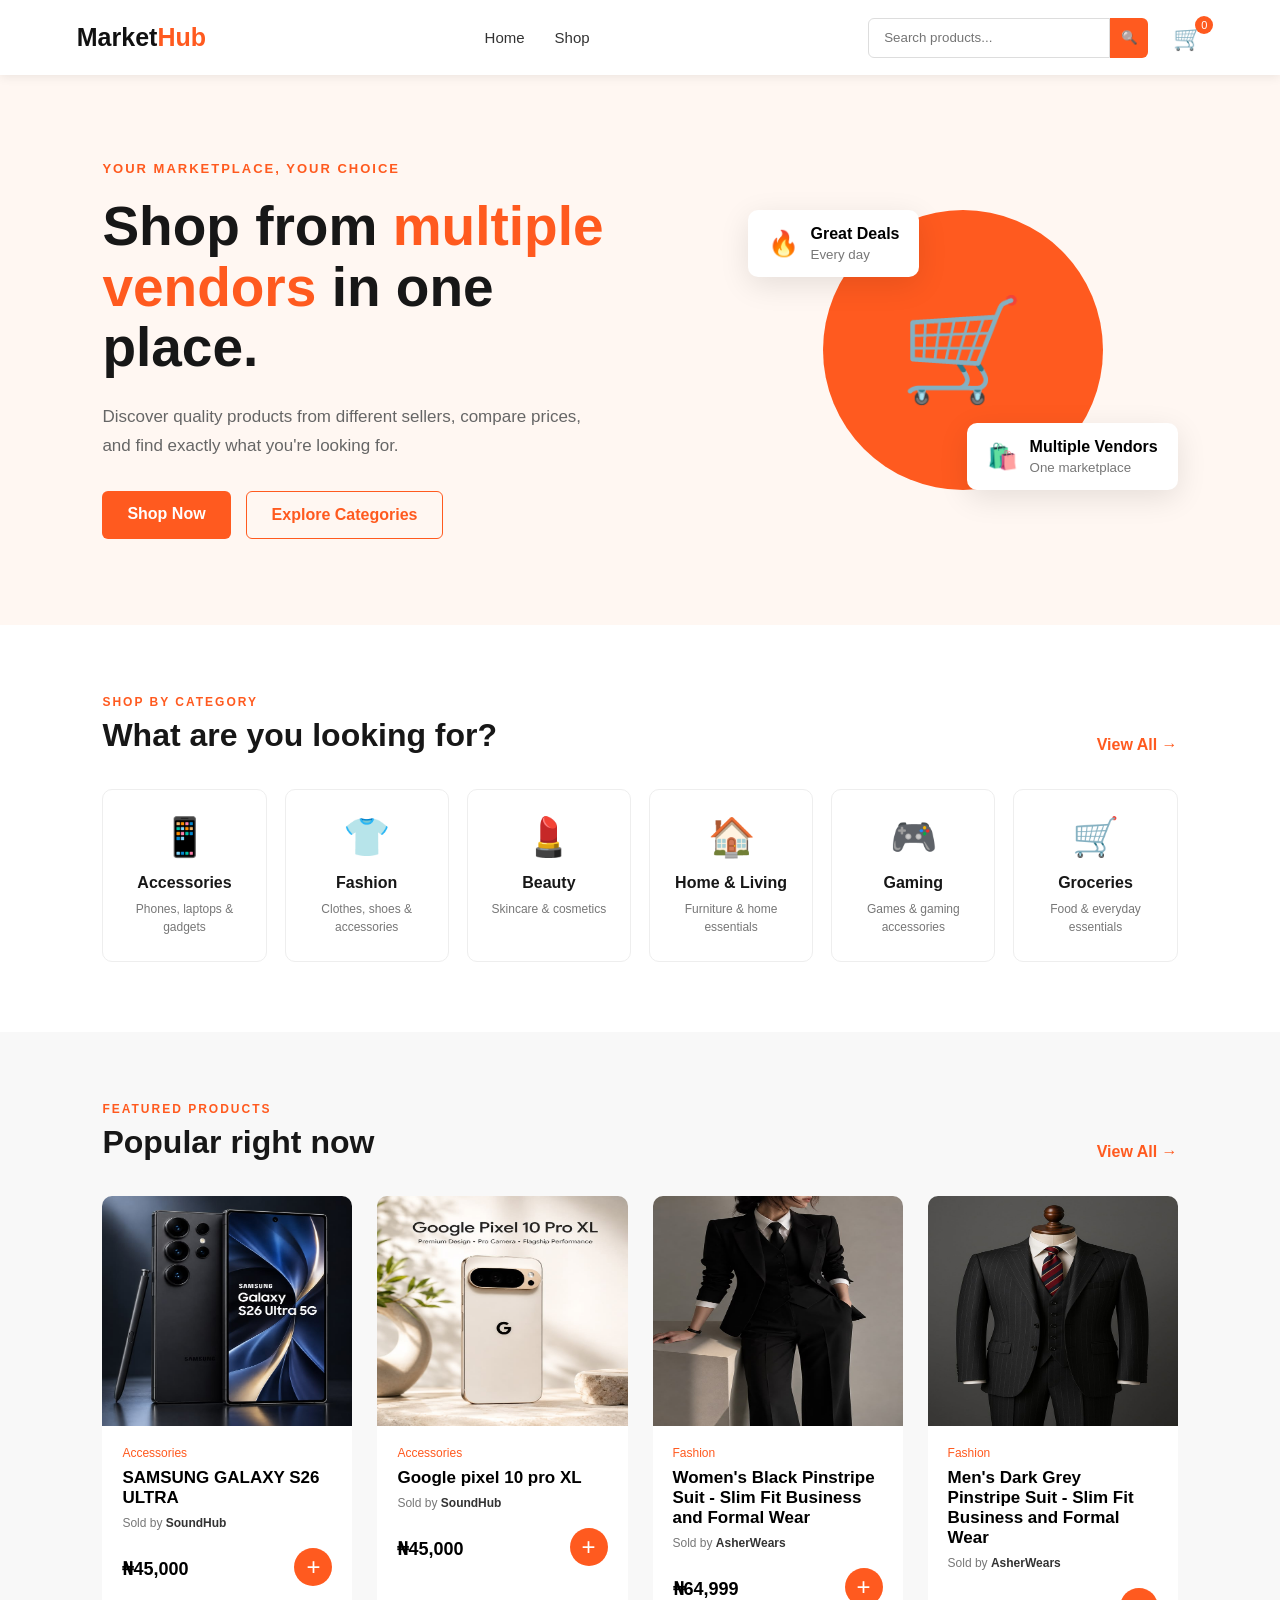
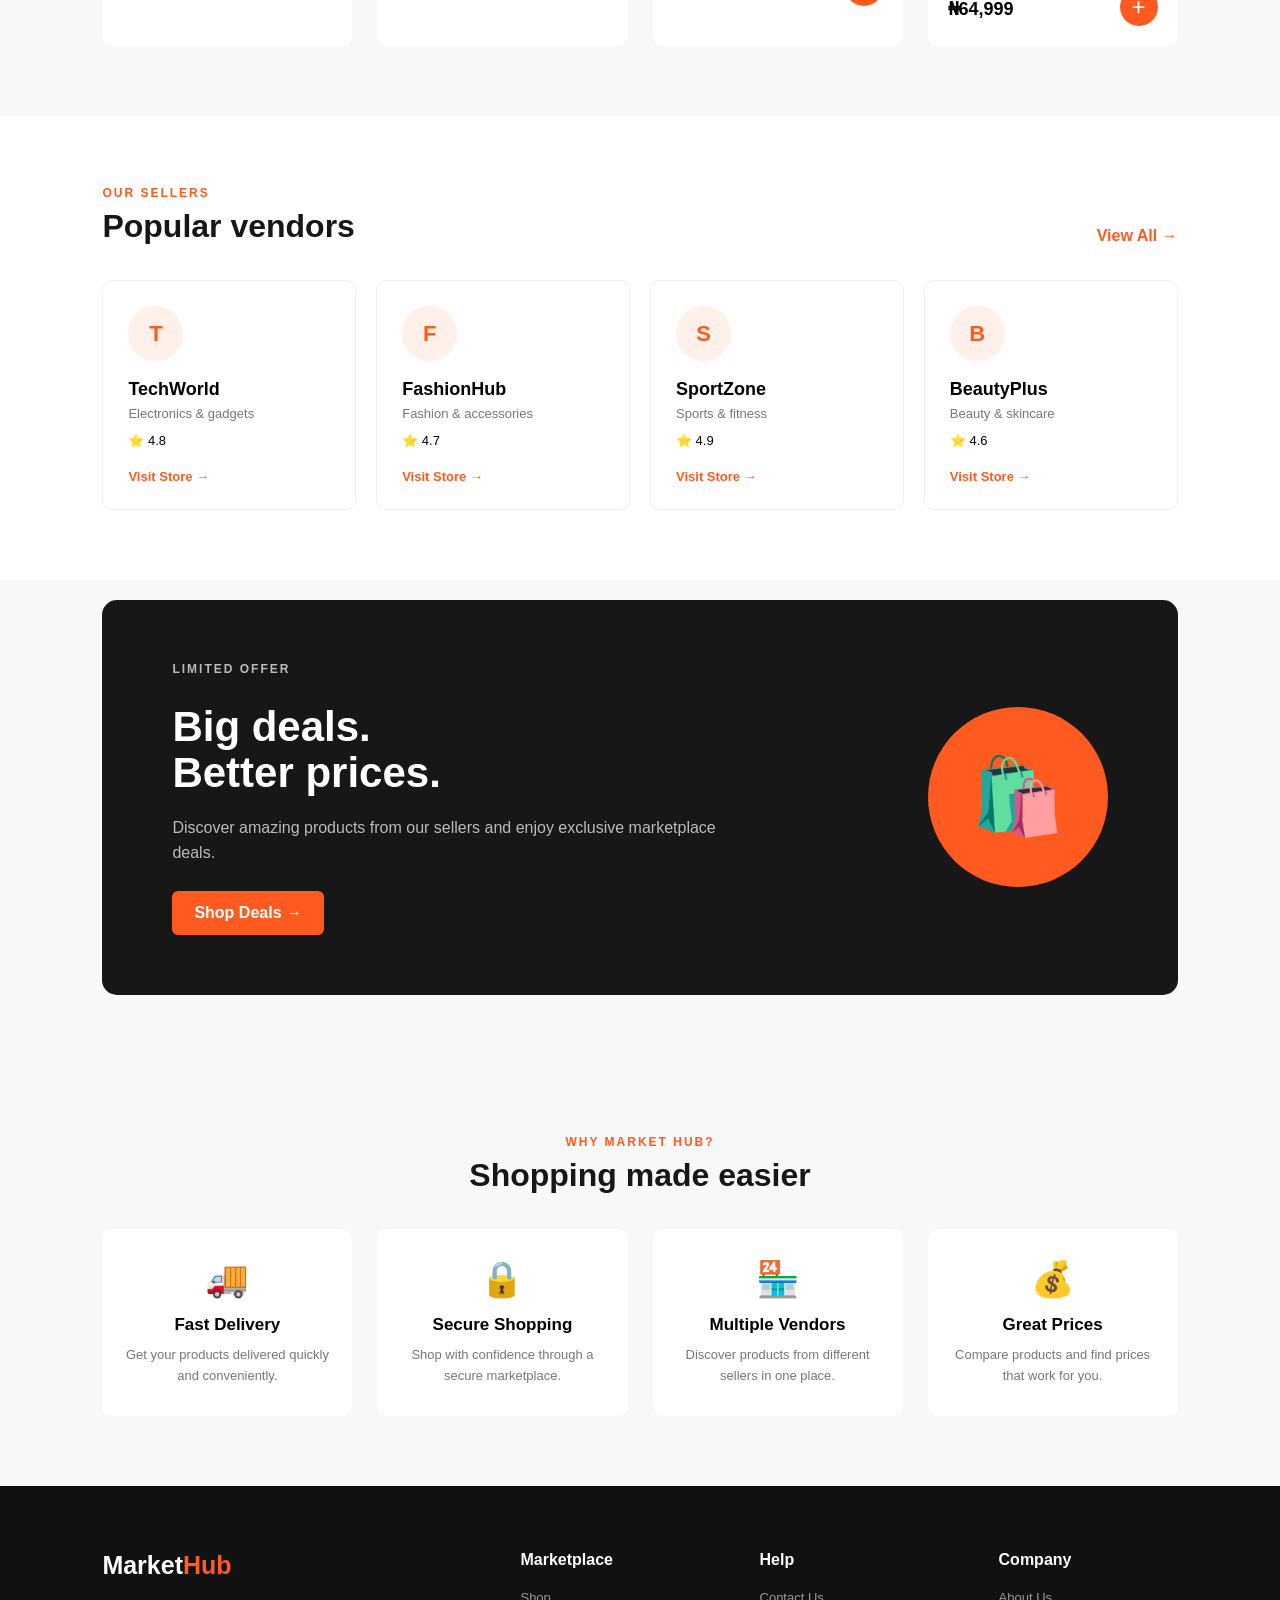
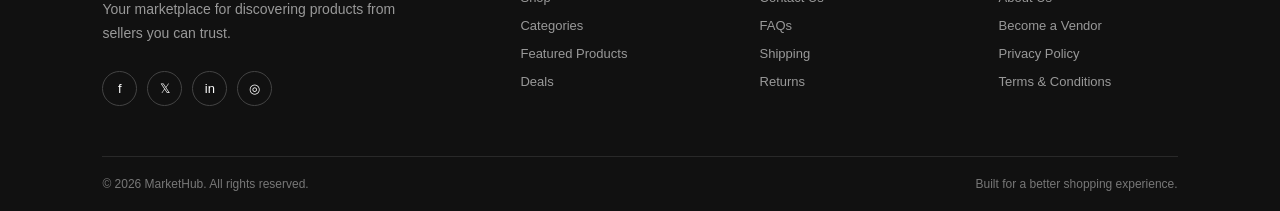
<file: index.html>
<!DOCTYPE html>
<html lang="en">
<head>
    <meta charset="UTF-8">
    <meta name="viewport" content="width=device-width, initial-scale=1.0">

    <title>MarketHub</title>

    <link rel="stylesheet" href="style.css">
</head>

<body>

    <header class="navbar">

        <a href="index.html" class="logo">
            Market<span>Hub</span>
        </a>

        <nav class="nav-links">
            <a href="index.html">Home</a>
            <a href="shop.html">Shop</a>
        </nav>

        <div class="nav-actions">

            <div class="search-box">
                <input type="text" placeholder="Search products...">
                <button>🔍</button>
            </div>

            <a href="cart.html" class="cart">
                🛒
                <span class="cart-count">0</span>
            </a>

        </div>

    </header>

    <section class="hero">

    <div class="hero-content">

        <p class="hero-tag">YOUR MARKETPLACE, YOUR CHOICE</p>

        <h1>
            Shop from
            <span>multiple vendors</span>
            in one place.
        </h1>

        <p class="hero-text">
            Discover quality products from different sellers,
            compare prices, and find exactly what you're looking for.
        </p>

        <div class="hero-buttons">
            <a href="shop.html" class="btn-primary">Shop Now</a>
            <a href="#categories" class="btn-secondary">Explore Categories</a>
        </div>

    </div>

    <div class="hero-image">

        <div class="hero-card card-one">
            <span>🔥</span>
            <div>
                <strong>Great Deals</strong>
                <small>Every day</small>
            </div>
        </div>

        <div class="hero-card card-two">
            <span>🛍️</span>
            <div>
                <strong>Multiple Vendors</strong>
                <small>One marketplace</small>
            </div>
        </div>

        <div class="hero-circle">
            🛒
        </div>

    </div>

</section>

<section class="categories" id="categories">

    <div class="section-heading">
        <div>
            <p class="section-tag">SHOP BY CATEGORY</p>
            <h2>What are you looking for?</h2>
        </div>

        <a href="shop.html">View All →</a>
    </div>

    <div class="category-container">

        <a href="shop.html#accessories" class="category-card">
            <div class="category-icon">📱</div>
            <h3>Accessories</h3>
            <p>Phones, laptops & gadgets</p>
        </a>

        <a href="shop.html#fashion" class="category-card">
            <div class="category-icon">👕</div>
            <h3>Fashion</h3>
            <p>Clothes, shoes & accessories</p>
        </a>

        <a href="shop.html#beauty" class="category-card">
            <div class="category-icon">💄</div>
            <h3>Beauty</h3>
            <p>Skincare & cosmetics</p>
        </a>

        <a href="shop.html#home" class="category-card">
            <div class="category-icon">🏠</div>
            <h3>Home & Living</h3>
            <p>Furniture & home essentials</p>
        </a>

        <a href="shop.html" class="category-card">
            <div class="category-icon">🎮</div>
            <h3>Gaming</h3>
            <p>Games & gaming accessories</p>
        </a>

        <a href="shop.html#groceries" class="category-card">
            <div class="category-icon">🛒</div>
            <h3>Groceries</h3>
            <p>Food & everyday essentials</p>
        </a>

    </div>

</section>

<section class="products-section">

    <div class="section-heading">
        <div>
            <p class="section-tag">FEATURED PRODUCTS</p>
            <h2>Popular right now</h2>
        </div>

        <a href="shop.html">View All →</a>
    </div>


    <div class="product-grid">

        <!-- PRODUCT 1 -->
        <div class="product-card">
            <div class="product-image">
                <img src="media/accessories-samsung.jpg" alt="">
            </div>
            <div class="product-info">
                <p class="product-category">Accessories</p>
                <h3>SAMSUNG GALAXY S26 ULTRA</h3>
                <p class="vendor">
                    Sold by <strong>SoundHub</strong>
                </p>
                <div class="product-bottom">
                    <div>
                        <strong class="price">₦45,000</strong>
                    </div>
                    <button class="add-cart">+</button>
                </div>
            </div>
        </div>


        <!-- PRODUCT 2 -->
        <div class="product-card">
            <div class="product-image">
                <img src="media/accessories-googe-pixel.jpg" alt="">
            </div>
            <div class="product-info">
                <p class="product-category">Accessories</p>
                <h3>Google pixel 10 pro XL</h3>
                <p class="vendor">
                    Sold by <strong>SoundHub</strong>
                </p>
                <div class="product-bottom">
                    <div>
                        <strong class="price">₦45,000</strong>
                    </div>
                    <button class="add-cart">+</button>
                </div>
            </div>
        </div>


        <!-- PRODUCT 3 -->

        <div class="product-card">
            <div class="product-image">
                <img src="media/fashion-suit2.jpg" alt="">
            </div>
            <div class="product-info">
                <p class="product-category">Fashion</p>
                <h3>Women's Black Pinstripe Suit - Slim Fit Business and Formal Wear</h3>
                <p class="vendor">
                    Sold by <strong>AsherWears</strong>
                </p>
                <div class="product-bottom">
                    <div>
                        <strong class="price">
                            ₦64,999
                        </strong>
                    </div>
                    <button class="add-cart">+</button>
                </div>
            </div>
        </div>

        <!-- PRODUCT 3 -->
        <div class="product-card">
            <div class="product-image">
                <img src="media/fashion-suit.jpg" alt="">
            </div>
            <div class="product-info">
                <p class="product-category">Fashion</p>
                <h3>Men's Dark Grey Pinstripe Suit - Slim Fit Business and Formal Wear</h3>
                <p class="vendor">
                    Sold by <strong>AsherWears</strong>
                </p>
                <div class="product-bottom">
                    <div>
                        <strong class="price">
                            ₦64,999
                        </strong>
                    </div>
                    <button class="add-cart">+</button>
                </div>
            </div>
        </div>


    </div>

</section>

<!-- ================= POPULAR VENDORS ================= -->

<section class="vendors-section">

    <div class="section-heading">
        <div>
            <p class="section-tag">OUR SELLERS</p>
            <h2>Popular vendors</h2>
        </div>

        <a href="#">View All →</a>
    </div>

    <div class="vendor-grid">

        <div class="vendor-card">
            <div class="vendor-logo">T</div>

            <div class="vendor-details">
                <h3>TechWorld</h3>
                <p>Electronics & gadgets</p>
                <span>⭐ 4.8</span>
            </div>

            <a href="shop.html">Visit Store →</a>
        </div>


        <div class="vendor-card">
            <div class="vendor-logo">F</div>

            <div class="vendor-details">
                <h3>FashionHub</h3>
                <p>Fashion & accessories</p>
                <span>⭐ 4.7</span>
            </div>

            <a href="shop.html">Visit Store →</a>
        </div>


        <div class="vendor-card">
            <div class="vendor-logo">S</div>

            <div class="vendor-details">
                <h3>SportZone</h3>
                <p>Sports & fitness</p>
                <span>⭐ 4.9</span>
            </div>

            <a href="shop.html">Visit Store →</a>
        </div>


        <div class="vendor-card">
            <div class="vendor-logo">B</div>

            <div class="vendor-details">
                <h3>BeautyPlus</h3>
                <p>Beauty & skincare</p>
                <span>⭐ 4.6</span>
            </div>

            <a href="shop.html">Visit Store →</a>
        </div>

    </div>

</section>


<!-- ================= PROMO BANNER ================= -->

<section class="promo-section">

    <div class="promo-content">

        <p class="promo-tag">LIMITED OFFER</p>

        <h2>Big deals.<br>Better prices.</h2>

        <p>
            Discover amazing products from our sellers
            and enjoy exclusive marketplace deals.
        </p>

        <a href="shop.html" class="promo-btn">
            Shop Deals →
        </a>

    </div>

    <div class="promo-icon">
        🛍️
    </div>

</section>


<!-- ================= WHY MARKET HUB ================= -->

<section class="benefits-section">

    <div class="section-heading centered">

        <div>
            <p class="section-tag">WHY MARKET HUB?</p>
            <h2>Shopping made easier</h2>
        </div>

    </div>


    <div class="benefits-grid">

        <div class="benefit-card">

            <div class="benefit-icon">🚚</div>

            <h3>Fast Delivery</h3>

            <p>
                Get your products delivered quickly
                and conveniently.
            </p>

        </div>


        <div class="benefit-card">

            <div class="benefit-icon">🔒</div>

            <h3>Secure Shopping</h3>

            <p>
                Shop with confidence through
                a secure marketplace.
            </p>

        </div>


        <div class="benefit-card">

            <div class="benefit-icon">🏪</div>

            <h3>Multiple Vendors</h3>

            <p>
                Discover products from different
                sellers in one place.
            </p>

        </div>


        <div class="benefit-card">

            <div class="benefit-icon">💰</div>

            <h3>Great Prices</h3>

            <p>
                Compare products and find
                prices that work for you.
            </p>

        </div>

    </div>

</section>


<!-- ================= FOOTER ================= -->

<footer class="footer">

    <div class="footer-container">

        <div class="footer-brand">

            <a href="index.html" class="logo">
                Market<span>Hub</span>
            </a>

            <p>
                Your marketplace for discovering
                products from sellers you can trust.
            </p>

            <div class="social-links">
                <a href="#">f</a>
                <a href="#">𝕏</a>
                <a href="#">in</a>
                <a href="#">◎</a>
            </div>

        </div>


        <div class="footer-column">

            <h3>Marketplace</h3>

            <a href="shop.html">Shop</a>
            <a href="#">Categories</a>
            <a href="#">Featured Products</a>
            <a href="#">Deals</a>

        </div>


        <div class="footer-column">

            <h3>Help</h3>

            <a href="#">Contact Us</a>
            <a href="#">FAQs</a>
            <a href="#">Shipping</a>
            <a href="#">Returns</a>

        </div>


        <div class="footer-column">

            <h3>Company</h3>

            <a href="#">About Us</a>
            <a href="#">Become a Vendor</a>
            <a href="#">Privacy Policy</a>
            <a href="#">Terms & Conditions</a>

        </div>

    </div>


    <div class="footer-bottom">

        <p>
            &copy; 2026 MarketHub. All rights reserved.
        </p>

        <p>
            Built for a better shopping experience.
        </p>

    </div>

</footer>


<script src="script.js"></script>
</body>
</html>
</file>
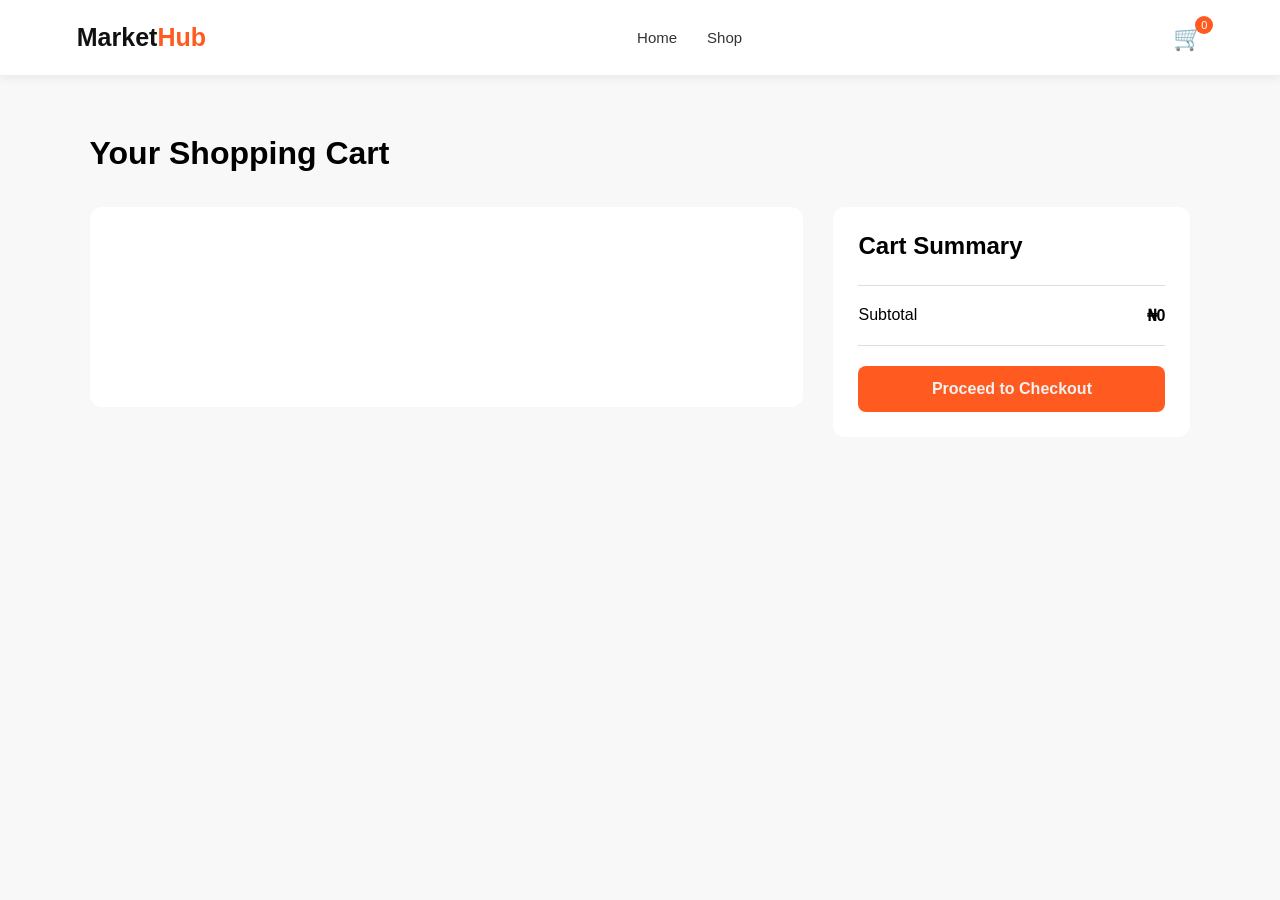
<file: cart.html>
<!DOCTYPE html>
<html lang="en">

<head>
    <meta charset="UTF-8">
    <meta name="viewport" content="width=device-width, initial-scale=1.0">

    <title>Shopping Cart - MarketHub</title>

    <link rel="stylesheet" href="style.css">
</head>

<body>

    <header class="navbar">

        <a href="index.html" class="logo">
            Market<span>Hub</span>
        </a>

        <nav class="nav-links">
            <a href="index.html">Home</a>
            <a href="shop.html">Shop</a>
        </nav>

        <a href="cart.html" class="cart">
            🛒
            <span class="cart-count">0</span>
        </a>

    </header>


    <main class="cart-page">

        <h1>Your Shopping Cart</h1>

        <div class="cart-container">

            <div class="cart-items" id="cartItems">
                <!-- Products will appear here -->
            </div>

            <div class="cart-summary">

                <h2>Cart Summary</h2>

                <div class="summary-row">
                    <span>Subtotal</span>
                    <strong id="cartTotal">₦0</strong>
                </div>

                <button class="checkout-btn">
                    <a href="checkout.html">Proceed to Checkout</a>
                </button>

            </div>

        </div>

    </main>


    <script src="cart.js"></script>

</body>

</html>
</file>
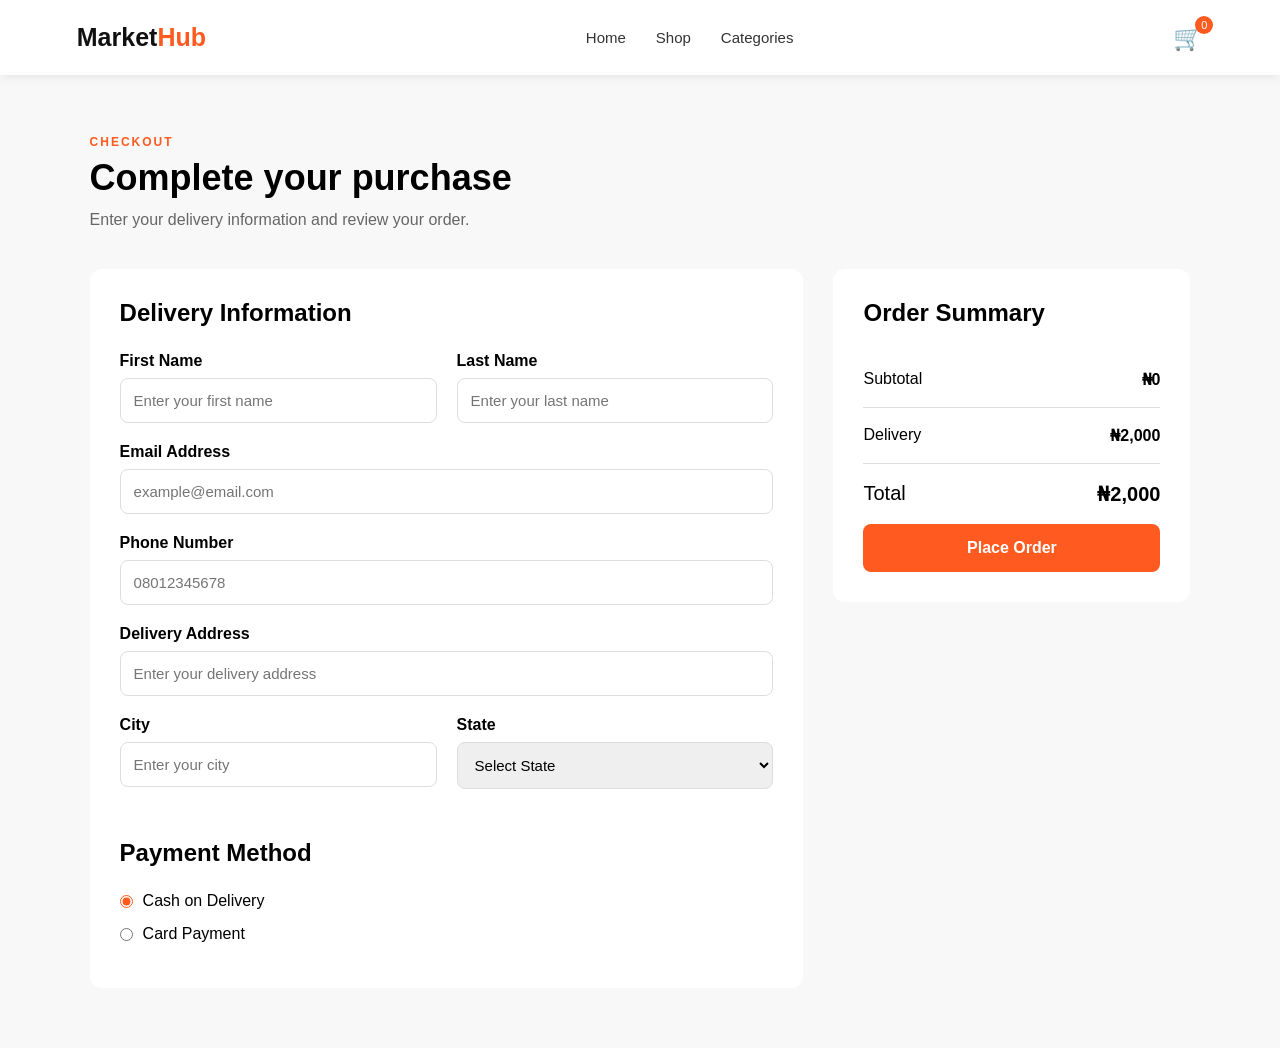
<file: checkout.html>
<!DOCTYPE html>
<html lang="en">

<head>
    <meta charset="UTF-8">
    <meta name="viewport" content="width=device-width, initial-scale=1.0">

    <title>Checkout - MarketHub</title>

    <link rel="stylesheet" href="style.css">
</head>

<body>

    <!-- NAVBAR -->

    <header class="navbar">

        <a href="index.html" class="logo">
            Market<span>Hub</span>
        </a>

        <nav class="nav-links">
            <a href="index.html">Home</a>
            <a href="shop.html">Shop</a>
            <a href="#">Categories</a>
        </nav>

        <a href="cart.html" class="cart">
            🛒
            <span class="cart-count">0</span>
        </a>

    </header>


    <!-- CHECKOUT -->

    <main class="checkout-page">

        <div class="checkout-heading">

            <p class="section-tag">CHECKOUT</p>

            <h1>Complete your purchase</h1>

            <p>
                Enter your delivery information and review your order.
            </p>

        </div>


        <div class="checkout-container">


            <!-- CUSTOMER INFORMATION -->

            <section class="checkout-form">

                <h2>Delivery Information</h2>

                <div class="form-row">

                    <div class="form-group">
                        <label for="firstName">First Name</label>
                        <input
                            type="text"
                            id="firstName"
                            placeholder="Enter your first name"
                        >
                    </div>

                    <div class="form-group">
                        <label for="lastName">Last Name</label>
                        <input
                            type="text"
                            id="lastName"
                            placeholder="Enter your last name"
                        >
                    </div>

                </div>


                <div class="form-group">

                    <label for="email">Email Address</label>

                    <input
                        type="email"
                        id="email"
                        placeholder="example@email.com"
                    >

                </div>


                <div class="form-group">

                    <label for="phone">Phone Number</label>

                    <input
                        type="tel"
                        id="phone"
                        placeholder="08012345678"
                    >

                </div>


                <div class="form-group">

                    <label for="address">Delivery Address</label>

                    <input
                        type="text"
                        id="address"
                        placeholder="Enter your delivery address"
                    >

                </div>


                <div class="form-row">

                    <div class="form-group">

                        <label for="city">City</label>

                        <input
                            type="text"
                            id="city"
                            placeholder="Enter your city"
                        >

                    </div>


                    <div class="form-group">

                        <label for="state">State</label>

                        <select id="state">

                            <option value="">Select State</option>
                            <option>Lagos</option>
                            <option>Abuja</option>
                            <option>Rivers</option>
                            <option>Enugu</option>
                            <option>Anambra</option>
                            <option>Delta</option>
                            <option>Oyo</option>

                        </select>

                    </div>

                </div>


                <h2 class="payment-title">Payment Method</h2>

                <div class="payment-option">

                    <input
                        type="radio"
                        id="payOnDelivery"
                        name="payment"
                        checked
                    >

                    <label for="payOnDelivery">
                        Cash on Delivery
                    </label>

                </div>


                <div class="payment-option">

                    <input
                        type="radio"
                        id="cardPayment"
                        name="payment"
                    >

                    <label for="cardPayment">
                        Card Payment
                    </label>

                </div>


            </section>


            <!-- ORDER SUMMARY -->

            <aside class="checkout-summary">

                <h2>Order Summary</h2>

                <div id="checkoutItems">

                    <!-- Cart products will appear here -->

                </div>


                <div class="checkout-summary-row">

                    <span>Subtotal</span>

                    <strong id="checkoutSubtotal">
                        ₦0
                    </strong>

                </div>


                <div class="checkout-summary-row">

                    <span>Delivery</span>

                    <strong>
                        ₦2,000
                    </strong>

                </div>


                <div class="checkout-total">

                    <span>Total</span>

                    <strong id="checkoutTotal">
                        ₦2,000
                    </strong>

                </div>


                <button class="place-order-btn">
                    Place Order
                </button>

            </aside>

        </div>

    </main>


    <script src="checkout.js"></script>

</body>

</html>
</file>
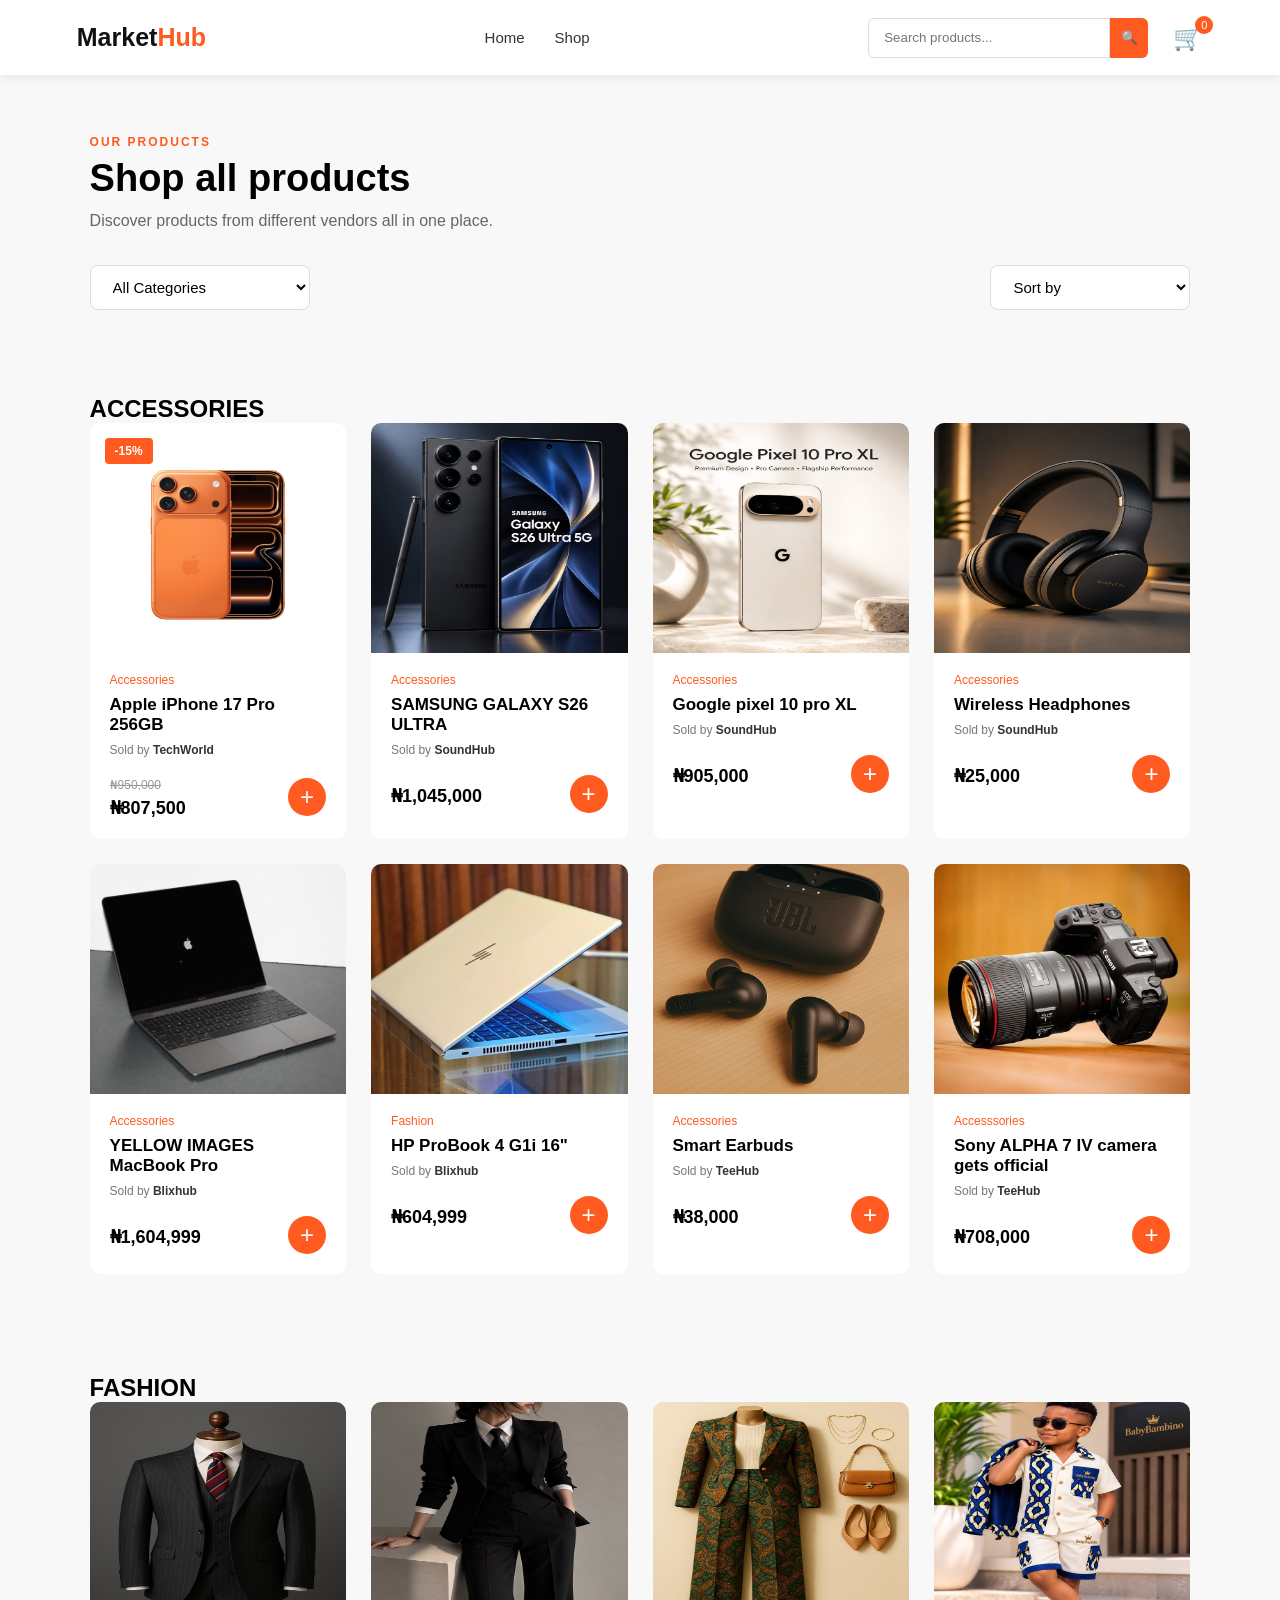
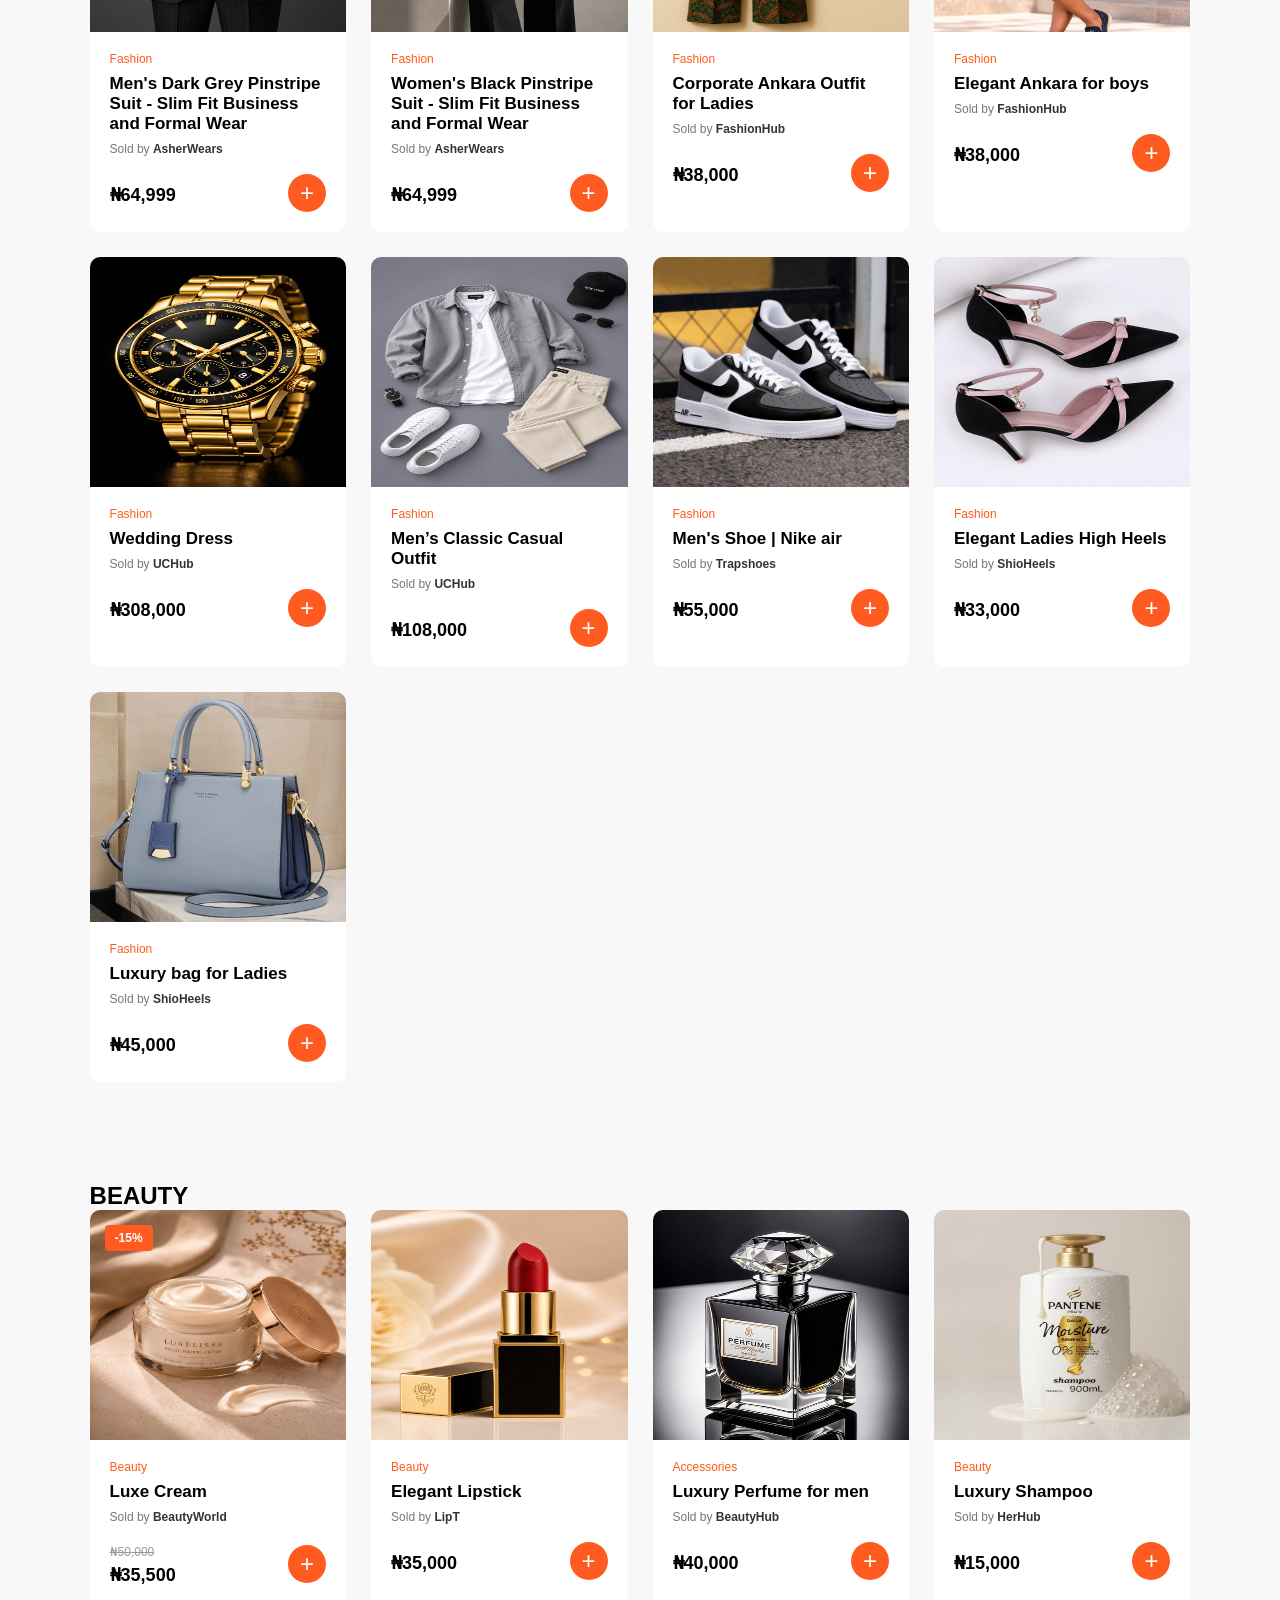
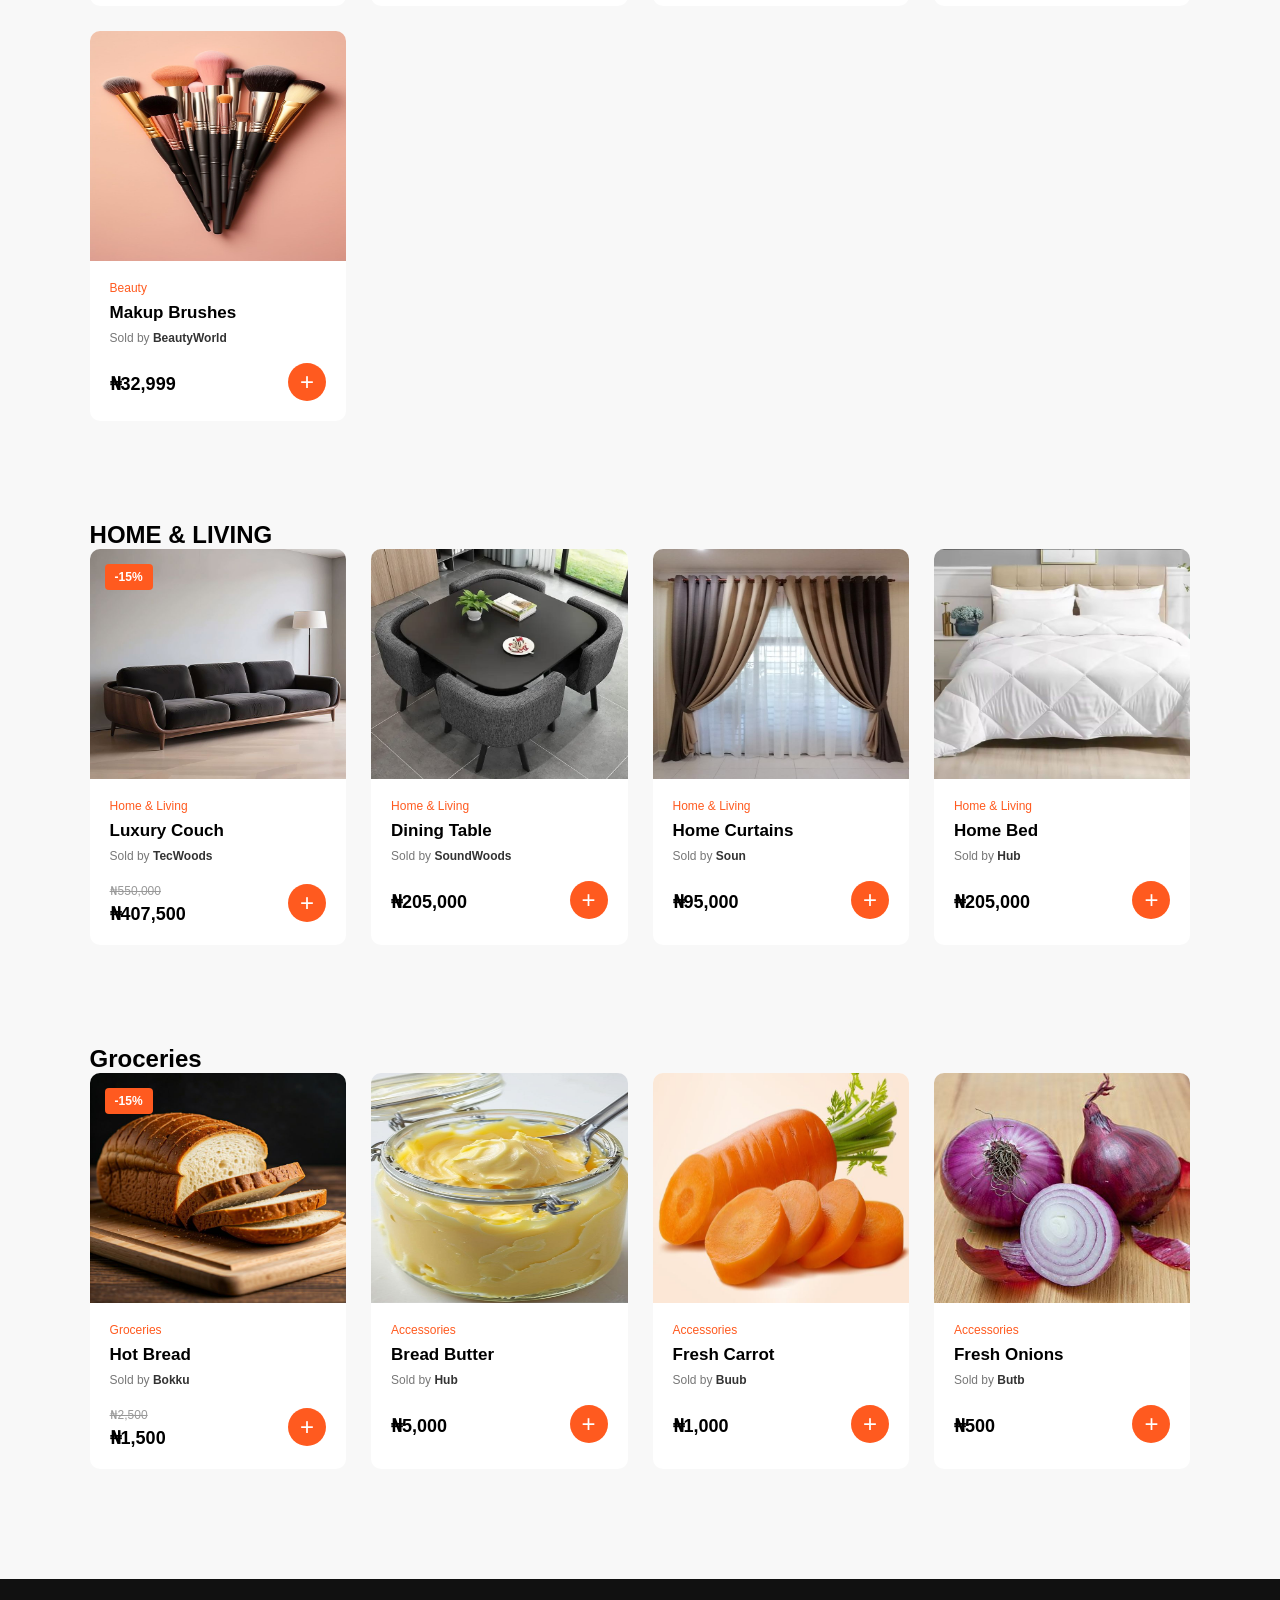
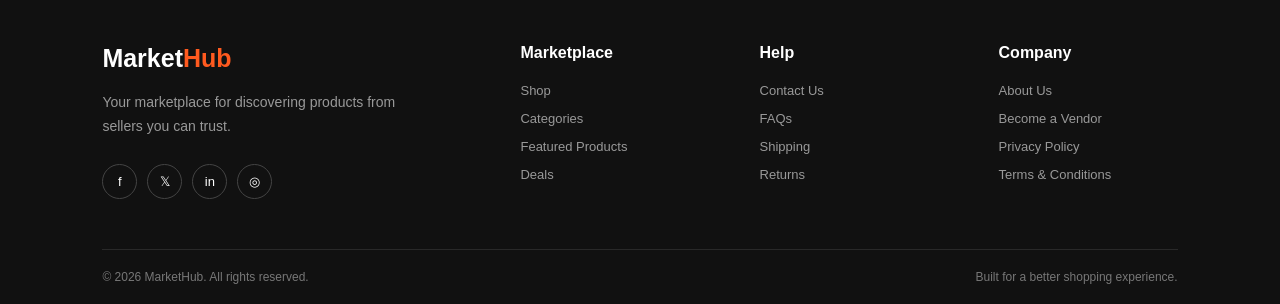
<file: shop.html>
<!DOCTYPE html>
<html lang="en">

<head>
    <meta charset="UTF-8">
    <meta name="viewport" content="width=device-width, initial-scale=1.0">

    <title>Shop - MarketHub</title>

    <link rel="stylesheet" href="style.css">
</head>

<body>

    <!-- NAVBAR -->

    <header class="navbar">

        <a href="index.html" class="logo">
            Market<span>Hub</span>
        </a>

        <nav class="nav-links">
            <a href="index.html">Home</a>
            <a href="shop.html">Shop</a>
        </nav>

        <div class="nav-actions">

            <div class="search-box">
                <input type="text" placeholder="Search products...">
                <button>🔍</button>
            </div>

            <a href="cart.html" class="cart">
                🛒
                <span class="cart-count">0</span>
            </a>

        </div>

    </header>


    <!-- SHOP PAGE -->

    <main class="shop-page">

        <div class="shop-heading">

            <div>
                <p class="section-tag">OUR PRODUCTS</p>

                <h1>Shop all products</h1>

                <p>
                    Discover products from different vendors
                    all in one place.
                </p>
            </div>

        </div>


        <!-- FILTERS -->

        <div class="shop-controls">

            <select>
                <option>All Categories</option>
                <option>Electronics</option>
                <option>Fashion</option>
                <option>Beauty</option>
                <option>Home & Living</option>
                <option>Gaming</option>
                <option>Groceries</option>
            </select>

            <select>
                <option>Sort by</option>
                <option>Price: Low to High</option>
                <option>Price: High to Low</option>
                <option>Newest</option>
            </select>

        </div>


        <!-- PRODUCTS -->

        <!-- ACCESSORIES PRODUCTS -->
         <div class="product-categories">
            <div class="product-head" id="accessories">
                <h2>ACCESSORIES</h2>
            </div>
            <div class="product-grid">
                <!-- PRODUCT 1 -->
                <div class="product-card">
                    <div class="product-image">
                        <span class="product-badge">-15%</span>
                        <img src="media/accessories-iphone.jpg" alt="">
                    </div>
                    <div class="product-info">
                        <p class="product-category">
                            Accessories
                        </p>
                        <h3>Apple iPhone 17 Pro 256GB</h3>
                        <p class="vendor">
                            Sold by <strong>TechWorld</strong>
                        </p>
                        <div class="product-bottom">
                            <div>
                                <span class="old-price">₦950,000</span>
                                <strong class="price">₦807,500</strong>
                            </div>
                            <button class="add-cart">+</button>
                        </div>
                    </div>
                </div>

                <!-- PRODUCT 2 -->
                <div class="product-card">
                    <div class="product-image">
                        <img src="media/accessories-samsung.jpg" alt="">
                    </div>
                    <div class="product-info">
                        <p class="product-category">Accessories</p>
                        <h3>SAMSUNG GALAXY S26 ULTRA</h3>
                        <p class="vendor">
                            Sold by <strong>SoundHub</strong>
                        </p>
                        <div class="product-bottom">
                            <div>
                                <strong class="price">₦1,045,000</strong>
                            </div>
                            <button class="add-cart">+</button>
                        </div>
                    </div>
                </div>

                <!-- PRODUCT 3 -->
                <div class="product-card">
                    <div class="product-image">
                        <img src="media/accessories-googe-pixel.jpg" alt="">
                    </div>
                    <div class="product-info">
                        <p class="product-category">Accessories</p>
                        <h3>Google pixel 10 pro XL</h3>
                        <p class="vendor">
                            Sold by <strong>SoundHub</strong>
                        </p>
                        <div class="product-bottom">
                            <div>
                                <strong class="price">₦905,000</strong>
                            </div>
                            <button class="add-cart">+</button>
                        </div>
                    </div>
                </div>

                <!-- PRODUCT 4 -->

                <div class="product-card">
                    <div class="product-image">
                        <img src="media/accessories-headphone.jpg" alt="">
                    </div>
                    <div class="product-info">
                        <p class="product-category">Accessories</p>
                        <h3>Wireless Headphones</h3>
                        <p class="vendor">
                            Sold by <strong>SoundHub</strong>
                        </p>
                        <div class="product-bottom">
                            <div>
                                <strong class="price">₦25,000</strong>
                            </div>
                            <button class="add-cart">+</button>
                        </div>
                    </div>
                </div>

                <!-- PRODUCT 5 -->
                <div class="product-card">
                    <div class="product-image">
                        <img src="media/accessories-macbook.jpg" alt="">
                    </div>
                    <div class="product-info">
                        <p class="product-category">Accessories</p>
                        <h3>YELLOW IMAGES MacBook Pro</h3>
                        <p class="vendor">
                            Sold by <strong>Blixhub</strong>
                        </p>
                        <div class="product-bottom">
                            <div>
                                <strong class="price">₦1,604,999</strong>
                            </div>
                            <button class="add-cart">+</button>
                        </div>
                    </div>
                </div>

                <!-- PRODUCT 6 -->

                <div class="product-card">
                    <div class="product-image">
                        <img src="media/accessories-hp.jpg" alt="hp laptop">
                    </div>
                    <div class="product-info">
                        <p class="product-category">Fashion</p>
                        <h3>HP ProBook 4 G1i 16"</h3>
                        <p class="vendor">
                            Sold by <strong>Blixhub</strong>
                        </p>
                        <div class="product-bottom">
                            <div>
                                <strong class="price">₦604,999</strong>
                            </div>
                            <button class="add-cart">+</button>
                        </div>
                    </div>
                </div>


                <!-- PRODUCT 7 -->
                <div class="product-card">
                    <div class="product-image">
                        <img src="media/accessories-earbuds.jpg" alt="">
                    </div>
                    <div class="product-info">
                        <p class="product-category">Accessories</p>
                        <h3>Smart Earbuds</h3>
                        <p class="vendor">
                            Sold by <strong>TeeHub</strong>
                        </p>
                        <div class="product-bottom">
                            <div>
                                <strong class="price">₦38,000</strong>
                            </div>
                            <button class="add-cart">+</button>
                        </div>
                    </div>
                </div>

                <!-- PRODUCT 8 -->
                <div class="product-card">
                    <div class="product-image">
                        <img src="media/accessories-camera.jpg" alt="">
                    </div>
                    <div class="product-info">
                        <p class="product-category">Accesssories</p>
                        <h3>Sony ALPHA 7 IV camera gets official</h3>
                        <p class="vendor">
                            Sold by <strong>TeeHub</strong>
                        </p>
                        <div class="product-bottom">
                            <div>
                                <strong class="price">₦708,000</strong>
                            </div>
                            <button class="add-cart">+</button>
                        </div>
                    </div>
                </div>
            </div>
        </div>

     <!-- FASHION PRODUCTS -->
        <div class="product-categories">
            <div class="product-head" id="fashion">
                <h2>FASHION</h2>
            </div>
            <div class="product-grid">

                <!-- PRODUCT 1 -->
                <div class="product-card">
                    <div class="product-image">
                        <img src="media/fashion-suit.jpg" alt="">
                    </div>
                    <div class="product-info">
                        <p class="product-category">Fashion</p>
                        <h3>Men's Dark Grey Pinstripe Suit - Slim Fit Business and Formal Wear</h3>
                        <p class="vendor">
                            Sold by <strong>AsherWears</strong>
                        </p>
                        <div class="product-bottom">
                            <div>
                                <strong class="price">
                                    ₦64,999
                                </strong>
                            </div>
                            <button class="add-cart">+</button>
                        </div>
                    </div>
                </div>

                <!-- PRODUCT 2 -->

                <div class="product-card">
                    <div class="product-image">
                        <img src="media/fashion-suit2.jpg" alt="">
                    </div>
                    <div class="product-info">
                        <p class="product-category">Fashion</p>
                        <h3>Women's Black Pinstripe Suit - Slim Fit Business and Formal Wear</h3>
                        <p class="vendor">
                            Sold by <strong>AsherWears</strong>
                        </p>
                        <div class="product-bottom">
                            <div>
                                <strong class="price">
                                    ₦64,999
                                </strong>
                            </div>
                            <button class="add-cart">+</button>
                        </div>
                    </div>
                </div>


                <!-- PRODUCT 3 -->
                <div class="product-card">
                    <div class="product-image">
                        <img src="media/fashion-ankara.jpg" alt="">
                    </div>
                    <div class="product-info">
                        <p class="product-category">Fashion</p>
                        <h3>Corporate Ankara Outfit for Ladies</h3>
                        <p class="vendor">
                            Sold by <strong>FashionHub</strong>
                        </p>
                        <div class="product-bottom">
                            <div>
                                <strong class="price">₦38,000</strong>
                            </div>
                            <button class="add-cart">+</button>
                        </div>
                    </div>
                </div>

                <!-- PRODUCT 4 -->
                <div class="product-card">
                    <div class="product-image">
                        <img src="media/fashion-akara-boys.jpg" alt="">
                    </div>
                    <div class="product-info">
                        <p class="product-category">Fashion</p>
                        <h3>Elegant Ankara for boys</h3>
                        <p class="vendor">
                            Sold by <strong>FashionHub</strong>
                        </p>
                        <div class="product-bottom">
                            <div>
                                <strong class="price">
                                    ₦38,000
                                </strong>
                            </div>
                            <button class="add-cart">+</button>
                        </div>
                    </div>
                </div>

                

                <!-- PRODUCT 5 -->
                <div class="product-card">
                    <div class="product-image">
                        <img src="media/fashion-watch.jpg" alt="">
                    </div>
                    <div class="product-info">
                        <p class="product-category">Fashion</p>
                        <h3>Wedding Dress</h3>
                        <p class="vendor">
                            Sold by <strong>UCHub</strong>
                        </p>
                        <div class="product-bottom">
                            <div>
                                <strong class="price">₦308,000</strong>
                            </div>
                            <button class="add-cart">+</button>
                        </div>
                    </div>
                </div>


                <!-- PRODUCT 6 -->
                <div class="product-card">
                    <div class="product-image">
                        <img src="media/fashion-men.jpg" alt="">
                    </div>
                    <div class="product-info">
                        <p class="product-category">Fashion</p>
                        <h3>Men’s Classic Casual Outfit</h3>
                        <p class="vendor">
                            Sold by <strong>UCHub</strong>
                        </p>
                        <div class="product-bottom">
                            <div>
                                <strong class="price">₦108,000</strong>
                            </div>
                            <button class="add-cart">+</button>
                        </div>
                    </div>
                </div>


                <!-- PRODUCT 7 -->
                <div class="product-card">
                    <div class="product-image">
                        <img src="media/fashion-shoe.jpg" alt="">
                    </div>
                    <div class="product-info">
                        <p class="product-category">Fashion</p>
                        <h3>Men's Shoe | Nike air</h3>
                        <p class="vendor">
                            Sold by <strong>Trapshoes</strong>
                        </p>
                        <div class="product-bottom">
                            <div>
                                <strong class="price">₦55,000</strong>
                            </div>
                            <button class="add-cart">+</button>
                        </div>
                    </div>
                </div>


                <!-- PRODUCT 8-->
                <div class="product-card">
                    <div class="product-image">
                        <img src="media/fashion-heels.jpg" alt="">
                    </div>
                    <div class="product-info">
                        <p class="product-category">Fashion</p>
                        <h3>Elegant Ladies High Heels </h3>
                        <p class="vendor">
                            Sold by <strong>ShioHeels</strong>
                        </p>
                        <div class="product-bottom">
                            <div>
                                <strong class="price">₦33,000</strong>
                            </div>
                            <button class="add-cart">+</button>
                        </div>
                    </div>
                </div>

                <!-- PRODUCT 9-->
                <div class="product-card">
                    <div class="product-image">
                        <img src="media/fashion-bag.jpg" alt="">
                    </div>
                    <div class="product-info">
                        <p class="product-category">Fashion</p>
                        <h3>Luxury bag for Ladies</h3>
                        <p class="vendor">
                            Sold by <strong>ShioHeels</strong>
                        </p>
                        <div class="product-bottom">
                            <div>
                                <strong class="price">₦45,000</strong>
                            </div>
                            <button class="add-cart">+</button>
                        </div>
                    </div>
                </div>
            </div>
        </div>


        <!-- BEAUTY PRODUCTS -->

        <div class="product-categories">
            <div class="product-head" id="beauty">
                <h2>BEAUTY</h2>
            </div>
            <div class="product-grid">
                <!-- PRODUCT 1 -->
                <div class="product-card">
                    <div class="product-image">
                        <span class="product-badge">-15%</span>
                        <img src="media/beauty-lux.jpg" alt="">
                    </div>
                    <div class="product-info">
                        <p class="product-category">Beauty</p>
                        <h3>Luxe Cream</h3>
                        <p class="vendor">
                            Sold by <strong>BeautyWorld</strong>
                        </p>
                        <div class="product-bottom">
                            <div>
                                <span class="old-price">₦50,000</span>
                                <strong class="price">₦35,500</strong>
                            </div>
                            <button class="add-cart">+</button>
                        </div>
                    </div>
                </div>

                <!-- PRODUCT 2 -->
                <div class="product-card">
                    <div class="product-image">
                        <img src="media/beauty-lipstick.jpg" alt="">
                    </div>
                    <div class="product-info">
                        <p class="product-category">Beauty</p>
                        <h3>Elegant Lipstick</h3>
                        <p class="vendor">
                            Sold by <strong>LipT</strong>
                        </p>
                        <div class="product-bottom">
                            <div>
                                <strong class="price">₦35,000</strong>
                            </div>
                            <button class="add-cart">+</button>
                        </div>
                    </div>
                </div>

                <!-- PRODUCT 2 -->
                <div class="product-card">
                    <div class="product-image">
                        <img src="media/beauty-perf.jpg" alt="">
                    </div>
                    <div class="product-info">
                        <p class="product-category">Accessories</p>
                        <h3>Luxury Perfume for men</h3>
                        <p class="vendor">
                            Sold by <strong>BeautyHub</strong>
                        </p>
                        <div class="product-bottom">
                            <div>
                                <strong class="price">₦40,000</strong>
                            </div>
                            <button class="add-cart">+</button>
                        </div>
                    </div>
                </div>

                <!-- PRODUCT 4 -->

                <div class="product-card">
                    <div class="product-image">
                        <img src="media/beauty-shampoo.jpg" alt="">
                    </div>
                    <div class="product-info">
                        <p class="product-category">Beauty</p>
                        <h3>Luxury Shampoo</h3>
                        <p class="vendor">
                            Sold by <strong>HerHub</strong>
                        </p>
                        <div class="product-bottom">
                            <div>
                                <strong class="price">₦15,000</strong>
                            </div>
                            <button class="add-cart">+</button>
                        </div>
                    </div>
                </div>

                <!-- PRODUCT 5 -->
                <div class="product-card">
                    <div class="product-image">
                        <img src="media/beauty-Makeup-Brushes.jpg" alt="">
                    </div>
                    <div class="product-info">
                        <p class="product-category">Beauty</p>
                        <h3>Makup Brushes</h3>
                        <p class="vendor">
                            Sold by <strong>BeautyWorld</strong>
                        </p>
                        <div class="product-bottom">
                            <div>
                                <strong class="price">₦32,999</strong>
                            </div>
                            <button class="add-cart">+</button>
                        </div>
                    </div>
                </div>

            </div>
        </div>


         <!-- HOME & LIVING PRODUCTS -->
         <div class="product-categories">
            <div class="product-head" id="home">
                <h2>HOME & LIVING </h2>
            </div>
            <div class="product-grid">
                <!-- PRODUCT 1 -->
                <div class="product-card">
                    <div class="product-image">
                        <span class="product-badge">-15%</span>
                        <img src="media/home-couch.jpg" alt="">
                    </div>
                    <div class="product-info">
                        <p class="product-category">
                           Home & Living
                        </p>
                        <h3>Luxury Couch</h3>
                        <p class="vendor">
                            Sold by <strong>TecWoods</strong>
                        </p>
                        <div class="product-bottom">
                            <div>
                                <span class="old-price">₦550,000</span>
                                <strong class="price">₦407,500</strong>
                            </div>
                            <button class="add-cart">+</button>
                        </div>
                    </div>
                </div>

                <!-- PRODUCT 2 -->
                <div class="product-card">
                    <div class="product-image">
                        <img src="media/home-dining.jpg" alt="">
                    </div>
                    <div class="product-info">
                        <p class="product-category">Home & Living</p>
                        <h3>Dining Table</h3>
                        <p class="vendor">
                            Sold by <strong>SoundWoods</strong>
                        </p>
                        <div class="product-bottom">
                            <div>
                                <strong class="price">₦205,000</strong>
                            </div>
                            <button class="add-cart">+</button>
                        </div>
                    </div>
                </div>

                <!-- PRODUCT 3 -->
                <div class="product-card">
                    <div class="product-image">
                        <img src="media/home-curtains.jpg" alt="">
                    </div>
                    <div class="product-info">
                        <p class="product-category">Home & Living</p>
                        <h3>Home Curtains</h3>
                        <p class="vendor">
                            Sold by <strong>Soun</strong>
                        </p>
                        <div class="product-bottom">
                            <div>
                                <strong class="price">₦95,000</strong>
                            </div>
                            <button class="add-cart">+</button>
                        </div>
                    </div>
                </div>

                <!-- PRODUCT 4 -->

                <div class="product-card">
                    <div class="product-image">
                        <img src="media/home-bed.jpg" alt="">
                    </div>
                    <div class="product-info">
                        <p class="product-category">Home & Living</p>
                        <h3>Home Bed</h3>
                        <p class="vendor">
                            Sold by <strong>Hub</strong>
                        </p>
                        <div class="product-bottom">
                            <div>
                                <strong class="price">₦205,000</strong>
                            </div>
                            <button class="add-cart">+</button>
                        </div>
                    </div>
                </div>

            </div>
        </div>

        <!-- GROCERIES PRODUCTS -->

        <div class="product-categories">
            <div class="product-head" id="groceries">
                <h2>Groceries</h2>
            </div>
            <div class="product-grid">
                <!-- PRODUCT 1 -->
                <div class="product-card">
                    <div class="product-image">
                        <span class="product-badge">-15%</span>
                        <img src="media/grocery-bread.jpg" alt="">
                    </div>
                    <div class="product-info">
                        <p class="product-category">
                           Groceries
                        </p>
                        <h3>Hot Bread</h3>
                        <p class="vendor">
                            Sold by <strong>Bokku</strong>
                        </p>
                        <div class="product-bottom">
                            <div>
                                <span class="old-price">₦2,500</span>
                                <strong class="price">₦1,500</strong>
                            </div>
                            <button class="add-cart">+</button>
                        </div>
                    </div>
                </div>

                <!-- PRODUCT 2 -->
                <div class="product-card">
                    <div class="product-image">
                        <img src="media/grocery-butter.jpg" alt="">
                    </div>
                    <div class="product-info">
                        <p class="product-category">Accessories</p>
                        <h3>Bread Butter</h3>
                        <p class="vendor">
                            Sold by <strong>Hub</strong>
                        </p>
                        <div class="product-bottom">
                            <div>
                                <strong class="price">₦5,000</strong>
                            </div>
                            <button class="add-cart">+</button>
                        </div>
                    </div>
                </div>

                <!-- PRODUCT 3 -->
                <div class="product-card">
                    <div class="product-image">
                        <img src="media/grocery-carrot.jpg" alt="">
                    </div>
                    <div class="product-info">
                        <p class="product-category">Accessories</p>
                        <h3>Fresh Carrot</h3>
                        <p class="vendor">
                            Sold by <strong>Buub</strong>
                        </p>
                        <div class="product-bottom">
                            <div>
                                <strong class="price">₦1,000</strong>
                            </div>
                            <button class="add-cart">+</button>
                        </div>
                    </div>
                </div>

                <!-- PRODUCT 4 -->

                <div class="product-card">
                    <div class="product-image">
                        <img src="media/grocery-onion.jpg" alt="">
                    </div>
                    <div class="product-info">
                        <p class="product-category">Accessories</p>
                        <h3>Fresh Onions</h3>
                        <p class="vendor">
                            Sold by <strong>Butb</strong>
                        </p>
                        <div class="product-bottom">
                            <div>
                                <strong class="price">₦500</strong>
                            </div>
                            <button class="add-cart">+</button>
                        </div>
                    </div>
                </div>

            </div>
        </div>

    </main>


<!-- ================= FOOTER ================= -->

<footer class="footer">

    <div class="footer-container">

        <div class="footer-brand">

            <a href="index.html" class="logo">
                Market<span>Hub</span>
            </a>

            <p>
                Your marketplace for discovering
                products from sellers you can trust.
            </p>

            <div class="social-links">
                <a href="#">f</a>
                <a href="#">𝕏</a>
                <a href="#">in</a>
                <a href="#">◎</a>
            </div>

        </div>


        <div class="footer-column">

            <h3>Marketplace</h3>

            <a href="shop.html">Shop</a>
            <a href="#">Categories</a>
            <a href="#">Featured Products</a>
            <a href="#">Deals</a>

        </div>


        <div class="footer-column">

            <h3>Help</h3>

            <a href="#">Contact Us</a>
            <a href="#">FAQs</a>
            <a href="#">Shipping</a>
            <a href="#">Returns</a>

        </div>


        <div class="footer-column">

            <h3>Company</h3>

            <a href="#">About Us</a>
            <a href="#">Become a Vendor</a>
            <a href="#">Privacy Policy</a>
            <a href="#">Terms & Conditions</a>

        </div>

    </div>


    <div class="footer-bottom">

        <p>
            © 2026 MarketHub. All rights reserved.
        </p>

        <p>
            Built for a better shopping experience.
        </p>

    </div>

</footer>

    <script src="script.js"></script>

</body>

</html>
</file>
<file: style.css>
* {
    margin: 0;
    padding: 0;
    box-sizing: border-box;
}

body {
    font-family: Arial, sans-serif;
    background: #f8f8f8;
}

img {
    width: 100%;
    height: 100%;
}

.navbar {

    position: sticky;
    top: 0;
    width: 100%;
    height: 75px;
    padding: 0 6%;
    background: white;
    display: flex;
    align-items: center;
    justify-content: space-between;
    box-shadow: 0 2px 10px rgba(0, 0, 0, 0.08);
    z-index: 999;
}

.logo {
    font-size: 25px;
    font-weight: bold;
    color: #111;
    text-decoration: none;
}

.logo span {
    color: #ff5a1f;
}

.nav-links {
    display: flex;
    gap: 30px;
}

.nav-links a {
    color: #333;
    text-decoration: none;
    font-size: 15px;
}

.nav-links a:hover {
    color: #ff5a1f;
}

.nav-actions {
    display: flex;
    align-items: center;
    gap: 25px;
}

.search-box {
    display: flex;
    width: 280px;
    height: 40px;
}

.search-box input {
    width: 100%;
    border: 1px solid #ddd;
    padding: 0 15px;
    outline: none;
    border-radius: 6px 0 0 6px;
}

.search-box button {
    width: 45px;
    border: none;
    background: #ff5a1f;
    color: white;
    cursor: pointer;
    border-radius: 0 6px 6px 0;
}

.cart {
    position: relative;
    font-size: 24px;
    text-decoration: none;
}

.cart-count {
    position: absolute;
    top: -8px;
    right: -10px;
    width: 18px;
    height: 18px;
    display: flex;
    align-items: center;
    justify-content: center;
    background: #ff5a1f;
    color: white;
    border-radius: 50%;
    font-size: 11px;
}

.hero {
    min-height: 550px;
    padding: 70px 8%;
    display: flex;
    align-items: center;
    justify-content: space-between;
    background: #fff7f2;
}

.hero-content {
    width: 50%;
}

.hero-tag {
    color: #ff5a1f;
    font-size: 13px;
    font-weight: bold;
    letter-spacing: 2px;
    margin-bottom: 20px;
}

.hero h1 {
    font-size: 55px;
    line-height: 1.1;
    color: #171717;
    margin-bottom: 25px;
}

.hero h1 span {
    color: #ff5a1f;
}

.hero-text {
    max-width: 500px;
    color: #666;
    font-size: 17px;
    line-height: 1.7;
    margin-bottom: 30px;
}

.hero-buttons {
    display: flex;
    gap: 15px;
}

.hero-buttons a {
    padding: 14px 25px;
    text-decoration: none;
    border-radius: 6px;
    font-weight: bold;
}

.btn-primary {
    background: #ff5a1f;
    color: white;
}

.btn-secondary {
    border: 1px solid #ff5a1f;
    color: #ff5a1f;
}

.hero-image {
    width: 40%;
    height: 380px;
    position: relative;
    display: flex;
    align-items: center;
    justify-content: center;
}

.hero-circle {
    width: 280px;
    height: 280px;
    display: flex;
    align-items: center;
    justify-content: center;

    border-radius: 50%;
    background: #ff5a1f;

    font-size: 100px;
}

.hero-card {
    position: absolute;
    display: flex;
    align-items: center;
    gap: 12px;
    padding: 15px 20px;
    background: white;
    border-radius: 10px;
    box-shadow: 0 8px 30px rgba(0, 0, 0, 0.1);
}

.hero-card span {
    font-size: 25px;
}

.hero-card strong,
.hero-card small {
    display: block;
}

.hero-card small {
    margin-top: 4px;
    color: #777;
}

.card-one {
    top: 50px;
    left: 0;
}

.card-two {
    right: 0;
    bottom: 50px;
}

.categories {
    padding: 70px 8%;
    background: white;
}

.section-heading {
    display: flex;
    align-items: end;
    justify-content: space-between;
    margin-bottom: 35px;
}

.section-tag {
    color: #ff5a1f;
    font-size: 12px;
    font-weight: bold;
    letter-spacing: 2px;
    margin-bottom: 8px;
}

.section-heading h2 {
    font-size: 32px;
    color: #171717;
}

.section-heading a {
    color: #ff5a1f;
    text-decoration: none;
    font-weight: bold;
}

.category-container {
    display: grid;
    grid-template-columns: repeat(6, 1fr);
    gap: 18px;
}

.category-card {
    padding: 25px 15px;
    text-align: center;
    text-decoration: none;
    color: #171717;
    border: 1px solid #eee;
    border-radius: 10px;
    transition: 0.3s;
}

.category-card:hover {
    transform: translateY(-5px);
    border-color: #ff5a1f;
    box-shadow: 0 10px 25px rgba(0, 0, 0, 0.08);
}

.category-icon {
    font-size: 38px;
    margin-bottom: 15px;
}

.category-card h3 {
    font-size: 16px;
    margin-bottom: 8px;
}

.category-card p {
    color: #777;
    font-size: 12px;
    line-height: 1.5;   
}

.products-section {
    padding: 70px 8%;
    background: #f8f8f8;
}

.product-categories {
    padding: 50px 0;
}

.product-head{
    scroll-margin-top: 100px;

}
.product-grid {
    display: grid;
    grid-template-columns: repeat(4, 1fr);
    gap: 25px;
}

.product-card {
    background: white;
    border-radius: 10px;
    overflow: hidden;

    transition: 0.3s;
}

.product-card:hover {
    transform: translateY(-5px);
    box-shadow: 0 10px 30px rgba(0, 0, 0, 0.08);
}

.product-image {
    height: 230px;
    display: flex;
    align-items: center;
    justify-content: center;
    position: relative;
    background: #f1f1f1;
    font-size: 80px;
}

.product-badge {
    position: absolute;
    top: 15px;
    left: 15px;
    padding: 6px 10px;
    background: #ff5a1f;
    color: white;
    border-radius: 4px;
    font-size: 12px;
    font-weight: bold;
}

.product-info {
    padding: 20px;
}

.product-category {
    color: #ff5a1f;
    font-size: 12px;
    margin-bottom: 8px;
}

.product-info h3 {
    font-size: 17px;
    margin-bottom: 8px;
}

.vendor {
    color: #777;
    font-size: 12px;
    margin-bottom: 18px;
}

.vendor strong {
    color: #333;
}

.product-bottom {
    display: flex;
    align-items: center;
    justify-content: space-between;
}

.price {
    display: block;
    font-size: 18px;
    margin-top: 4px;
}

.old-price {
    color: #999;
    font-size: 12px;
    text-decoration: line-through;
}

.add-cart {
    width: 38px;
    height: 38px;
    border: none;
    border-radius: 50%;
    background: #ff5a1f;
    color: white;
    font-size: 24px;
    cursor: pointer;
    transition: 0.2s;
}

.add-cart:hover {
    transform: scale(1.1);
}

/* ================= VENDORS ================= */

.vendors-section {
    padding: 70px 8%;
    background: white;
}

.vendor-grid {
    display: grid;
    grid-template-columns: repeat(4, 1fr);
    gap: 20px;
}

.vendor-card {
    padding: 25px;
    display: flex;
    flex-direction: column;
    border: 1px solid #eee;
    border-radius: 10px;
    transition: 0.3s;
}

.vendor-card:hover {
    transform: translateY(-5px);
    box-shadow: 0 10px 25px rgba(0, 0, 0, 0.08);
}

.vendor-logo {
    width: 55px;
    height: 55px;
    display: flex;
    align-items: center;
    justify-content: center;
    margin-bottom: 18px;
    border-radius: 50%;
    background: #fff0e9;
    color: #ff5a1f;
    font-size: 22px;
    font-weight: bold;
}

.vendor-details h3 {
    font-size: 18px;
    margin-bottom: 6px;
}

.vendor-details p {
    color: #777;
    font-size: 13px;
    margin-bottom: 10px;
}

.vendor-details span {
    font-size: 13px;
}

.vendor-card a {
    margin-top: 20px;
    color: #ff5a1f;
    text-decoration: none;
    font-size: 13px;
    font-weight: bold;
}


/* ================= PROMO ================= */

.promo-section {
    margin: 20px 8% 70px;
    padding: 60px 70px;
    min-height: 300px;
    display: flex;
    align-items: center;
    justify-content: space-between;
    background: #171717;
    color: white;
    border-radius: 15px;
    overflow: hidden;
}

.promo-content {
    max-width: 550px;
}

.promo-tag {
    color: #ff5a1f;
    font-size: 12px;
    font-weight: bold;
    letter-spacing: 2px;
    margin-bottom: 15px;
}

.promo-content h2 {
    font-size: 42px;
    line-height: 1.1;
    margin-bottom: 18px;
}

.promo-content p {
    color: #bbb;
    line-height: 1.6;
    margin-bottom: 25px;
}

.promo-btn {
    display: inline-block;
    padding: 13px 22px;
    background: #ff5a1f;
    color: white;
    text-decoration: none;
    border-radius: 6px;
    font-weight: bold;
}

.promo-icon {
    width: 180px;
    height: 180px;
    display: flex;
    align-items: center;
    justify-content: center;
    border-radius: 50%;
    background: #ff5a1f;
    font-size: 75px;
}


/* ================= BENEFITS ================= */

.benefits-section {
    padding: 70px 8%;
    background: #f8f8f8;
}

.centered {
    justify-content: center;
    text-align: center;
}

.benefits-grid {
    display: grid;
    grid-template-columns: repeat(4, 1fr);
    gap: 25px;
}

.benefit-card {
    padding: 30px 20px;
    text-align: center;
    background: white;
    border-radius: 10px;
}

.benefit-icon {
    font-size: 35px;
    margin-bottom: 15px;
}

.benefit-card h3 {
    margin-bottom: 10px;
    font-size: 17px;
}

.benefit-card p {
    color: #777;
    font-size: 13px;
    line-height: 1.6;
}


/* ================= FOOTER ================= */

.footer {
    background: #111;
    color: white;
    padding: 65px 8% 0;
}

.footer-container {
    display: grid;
    grid-template-columns: 2fr 1fr 1fr 1fr;
    gap: 60px;
    padding-bottom: 50px;
}

.footer-brand {
    max-width: 300px;
}

.footer-brand .logo {
    color: white;
    display: inline-block;
    margin-bottom: 18px;
}

.footer-brand p {
    color: #999;
    font-size: 14px;
    line-height: 1.7;
}

.social-links {
    display: flex;
    gap: 10px;
    margin-top: 25px;
}

.social-links a {
    width: 35px;
    height: 35px;
    display: flex;
    align-items: center;
    justify-content: center;
    border: 1px solid #444;
    border-radius: 50%;
    color: white;
    text-decoration: none;
    font-size: 13px;
    transition: 0.2s;
}

.social-links a:hover {
    background: #ff5a1f;
    border-color: #ff5a1f;
}

.footer-column {
    display: flex;
    flex-direction: column;
    gap: 13px;
}

.footer-column h3 {
    font-size: 16px;
    margin-bottom: 8px;
}

.footer-column a {
    color: #999;
    text-decoration: none;
    font-size: 13px;
}

.footer-column a:hover {
    color: #ff5a1f;
}

.footer-bottom {
    padding: 20px 0;
    display: flex;
    align-items: center;
    justify-content: space-between;
    border-top: 1px solid #292929;
    color: #777;
    font-size: 12px;
}

/* =========================
   CART PAGE
========================= */

.cart-page {
    padding: 60px 7%;
    background: #f8f8f8;
    min-height: 80vh;
}

.cart-page h1 {
    margin-bottom: 35px;
    font-size: 32px;
}

.cart-container {
    display: grid;
    grid-template-columns: 2fr 1fr;
    gap: 30px;
    align-items: start;
}

.cart-items {
    background: white;
    padding: 25px;
    border-radius: 12px;
    min-height: 200px;
}

.cart-summary {
    background: white;
    padding: 25px;
    border-radius: 12px;
}

.cart-summary h2 {
    margin-bottom: 25px;
}

.summary-row {
    display: flex;
    justify-content: space-between;
    padding: 20px 0;
    border-top: 1px solid #ddd;
    border-bottom: 1px solid #ddd;
}

.checkout-btn {
    width: 100%;
    margin-top: 20px;
    padding: 14px;
    border: none;
    border-radius: 8px;
    background: #ff5a1f;
    color: white;
    font-size: 16px;
    font-weight: bold;
    cursor: pointer;
}

.checkout-btn:hover {
    background: #e94d16;
}


.checkout-btn a{
    color: #f1f1f1;
    text-decoration: none;
}

.cart-item {
    padding: 20px 0;
    border-bottom: 1px solid #ddd;
}

.cart-item h3 {
    margin-bottom: 8px;
}

.cart-item p {
    color: #ff5a1f;
    font-weight: bold;
}


/* =========================
   SHOP PAGE
========================= */

.shop-page {
    padding: 60px 7%;
    background: #f8f8f8;
    min-height: 80vh;
}

.shop-heading {
    margin-bottom: 35px;
}

.shop-heading h1 {
    font-size: 38px;
    margin: 8px 0 12px;
}

.shop-heading p:last-child {
    color: #666;
}

/* SHOP CONTROLS */

.shop-controls {
    display: flex;
    justify-content: space-between;
    gap: 20px;
    margin-bottom: 35px;
}

.shop-controls select {
    padding: 12px 18px;
    border: 1px solid #ddd;
    border-radius: 8px;
    background: white;
    font-size: 15px;
    cursor: pointer;
}

.shop-controls select:first-child {
    width: 220px;
}

.shop-controls select:last-child {
    width: 200px;
}


/* PRODUCT GRID */

.shop-page .product-grid {
    display: grid;
    grid-template-columns: repeat(4, 1fr);
    gap: 25px;
}
 
/* =========================
   CHECKOUT PAGE
========================= */

.checkout-page {
    padding: 60px 7%;
    background: #f8f8f8;
    min-height: 80vh;
}

.checkout-heading {
    margin-bottom: 40px;
}

.checkout-heading h1 {
    font-size: 36px;
    margin: 8px 0 12px;
}

.checkout-heading p:last-child {
    color: #666;
}

.checkout-container {
    display: grid;
    grid-template-columns: 2fr 1fr;
    gap: 30px;
    align-items: start;
}

.checkout-form,
.checkout-summary {
    background: white;
    padding: 30px;
    border-radius: 12px;
}

.checkout-form h2,
.checkout-summary h2 {
    margin-bottom: 25px;
}

.form-row {
    display: grid;
    grid-template-columns: 1fr 1fr;
    gap: 20px;
}

.form-group {
    display: flex;
    flex-direction: column;
    margin-bottom: 20px;
}

.form-group label {
    margin-bottom: 8px;
    font-weight: 600;
}

.form-group input,
.form-group select {
    padding: 13px;
    border: 1px solid #ddd;
    border-radius: 8px;
    font-size: 15px;
    outline: none;
}

.form-group input:focus,
.form-group select:focus {
    border-color: #ff5a1f;
}

.payment-title {
    margin-top: 30px;
}

.payment-option {
    display: flex;
    align-items: center;
    gap: 10px;
    margin-bottom: 15px;
}

.payment-option input {
    accent-color: #ff5a1f;
}

.checkout-summary-row,
.checkout-total {
    display: flex;
    justify-content: space-between;
    padding: 18px 0;
    border-bottom: 1px solid #ddd;
}

.checkout-total {
    font-size: 20px;
    border-bottom: none;
}

.place-order-btn {
    width: 100%;
    padding: 15px;
    border: none;
    border-radius: 8px;
    background: #ff5a1f;
    color: white;
    font-size: 16px;
    font-weight: bold;
    cursor: pointer;
}

.place-order-btn:hover {
    background: #e94d16;
}

.checkout-item {
    padding: 15px 0;
    border-bottom: 1px solid #ddd;
}

.checkout-item h3 {
    font-size: 15px;
    margin-bottom: 5px;
}

.checkout-item p {
    color: #ff5a1f;
    font-weight: bold;
}

/* ========================================
   HOMEPAGE RESPONSIVE DESIGN
======================================== */


/* =========================
   TABLET
   ========================= */

@media (max-width: 1000px) {

    /* NAVBAR  */

    .navbar {
        padding: 18px 5%;
    }

    .nav-links {
        gap: 18px;
    }

    .search-box {
        width: 180px;
    }


    /* HERO */

    .hero {
        padding: 60px 5%;
        gap: 30px;
    }

    .hero-content h1 {
        font-size: 42px;
    }

    .hero-image {
        transform: scale(0.9);
    }


    /* CATEGORIES */

    .category-container {
        grid-template-columns: repeat(3, 1fr);
    }


    /* PRODUCTS */

    .product-grid {
        grid-template-columns: repeat(2, 1fr);
    }


    /* VENDORS */

    .vendor-grid {
        grid-template-columns: repeat(2, 1fr);
    }


    /* BENEFITS */

    .benefits-grid {
        grid-template-columns: repeat(2, 1fr);
    }


    /* FOOTER */

    .footer-container {
        grid-template-columns: repeat(2, 1fr);
        gap: 40px;
    }

    /* SHOP PAGE */
    
    .shop-page .product-grid {
        grid-template-columns: repeat(3, 1fr);
    }

}


/* =========================
   MOBILE
   ========================= */

@media (max-width: 700px) {

    /* NAVBAR */

    .navbar {
        padding: 15px 5%;
        gap: 15px;
        height: auto;
    }

    .nav-links {
        gap: 15px;
    }

    .nav-actions {
        margin-left: auto;
        gap: 10px;
    }

    .search-box {
        width: 160px;
    }


    /* HERO */

    .hero {
        flex-direction: column;
        text-align: center;
        padding: 50px 5%;
    }

    .hero-content {
        width: 100%;
    }

    .hero-image {
        width: 100%;
        min-height: 300px;
        transform: scale(0.8);
    }



    /* SECTION HEADINGS */

    .section-heading {
        flex-direction: column;
        align-items: flex-start;
        gap: 15px;
    }

    .section-heading h2 {
        font-size: 28px;
    }


    /* CATEGORIES */

    .category-container {
        grid-template-columns: repeat(2, 1fr);
        gap: 15px;
    }


    /* PRODUCTS */

    .product-grid {
        grid-template-columns: repeat(2, 1fr);
        gap: 15px;
    }


    /* VENDORS */

    .vendor-grid {
        grid-template-columns: 1fr;
    }


    /* PROMO */

    .promo-section {
        flex-direction: column;
        text-align: center;
        gap: 30px;
    }


    /* BENEFITS */

    .benefits-grid {
        grid-template-columns: 1fr 1fr;
        gap: 15px;
    }


    /* FOOTER */

    .footer-container {
        grid-template-columns: 1fr 1fr;
        gap: 30px;
    }


    /* SHOP PAGE */
    
    .shop-page {
        padding: 40px 5%;
    }

    .shop-heading h1 {
        font-size: 30px;
    }

    .shop-controls {
        flex-direction: column;
    }

    .shop-controls select:first-child,
    .shop-controls select:last-child {
        width: 100%;
    }

    .shop-page .product-grid {
        grid-template-columns: repeat(2, 1fr);
    }

    /* CART PAGE */

    .cart-container {
        grid-template-columns: 1fr;
    }

    .cart-page {
        padding: 40px 5%;
    }

    
    /* CHECKOUT PAGE */

    .checkout-page {
        padding: 40px 5%;
    }

    .checkout-container {
        grid-template-columns: 1fr;
    }

    .form-row {
        grid-template-columns: 1fr;
        gap: 0;
    }

    .checkout-heading h1 {
        font-size: 30px;
    }
}


/* =========================
   SMALL PHONES
   ========================= */

@media (max-width: 500px) {

    /* NAVBAR */

    .navbar {
        display: flex;
        flex-wrap: wrap;
        align-items: center;
        gap: 15px;
        padding: 15px 4%;
        height: auto;
    }

    .logo {
        margin-right: auto;
    }

    .nav-actions {
        display: contents;
    }

    .search-box {
        order: 3;
        width: 100%;
        display: flex;
    }

    .search-box input {
        width: 100%;
        min-width: 0;
    }

    .cart {
        order: 2;
        flex-shrink: 0;
    }

    .nav-links {
        order: 4;
        width: 100%;
        display: flex;
        justify-content: space-between;
        align-items: center;
        gap: 10px;
    }

    .nav-links a,
    .category-btn {
        font-size: 14px;
    }



    /* HERO */

    .hero {
        padding: 40px 5%;
    }

    .hero-content h1 {
        font-size: 32px;
    }

    .hero-tag {
        font-size: 12px;
    }

    .hero-text {
        font-size: 14px;
    }

    .hero-buttons {
        flex-direction: column;
        width: 100%;
    }

    .hero-buttons a {
        width: 100%;
        text-align: center;
    }

    .hero-image {
        min-height: 240px;
        transform: scale(0.7);
    }


    /* CATEGORIES */

    .category-container {
        grid-template-columns: 1fr 1fr;
    }

    .category-card {
        padding: 20px 10px;
    }

    .category-card h3 {
        font-size: 15px;
    }

    .category-card p {
        font-size: 12px;
    }


    /* PRODUCTS */

    .product-grid {
        grid-template-columns: 1fr;
    }


    /* PROMO */

    .promo-section {
        padding: 35px 25px;
    }

    .promo-content h2 {
        font-size: 30px;
    }


    /* BENEFITS */

    .benefits-grid {
        grid-template-columns: 1fr;
    }


    /* FOOTER */

    .footer-container {
        grid-template-columns: 1fr;
        text-align: center;
    }

    .social-links {
        justify-content: center;
    }

    .footer-bottom {
        flex-direction: column;
        gap: 10px;
        text-align: center;
    }

    /* SHOP PAGE */
        .shop-page .product-grid {
        grid-template-columns: 1fr;
    }

}
</file>
